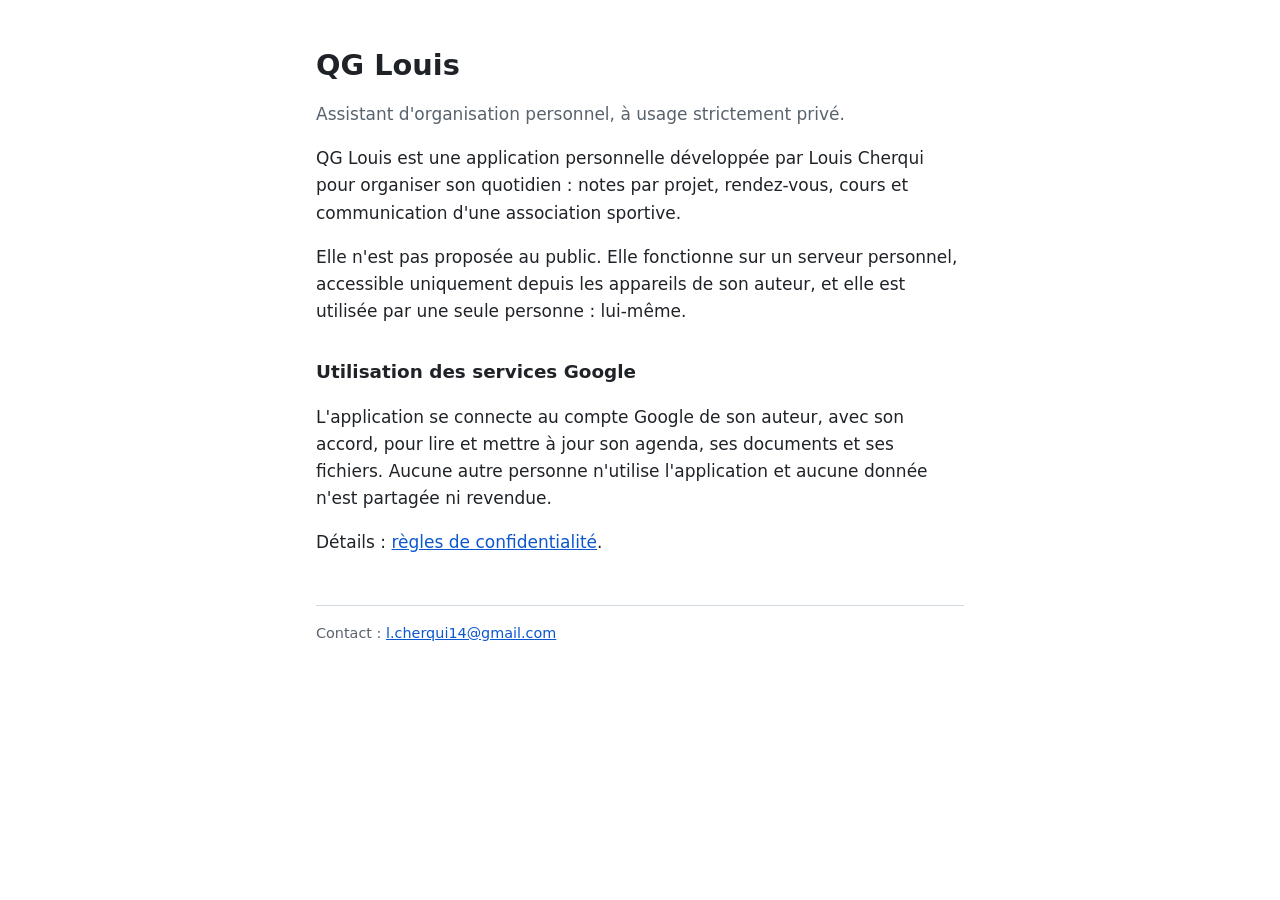
<file: index.html>
<!doctype html>
<html lang="fr">
<head>
  <meta charset="utf-8">
  <meta name="viewport" content="width=device-width, initial-scale=1">
  <title>QG Louis</title>
  <meta name="description" content="QG Louis : assistant d'organisation personnel, à usage strictement privé.">
  <link rel="stylesheet" href="style.css">
</head>
<body>
<main>
  <h1>QG Louis</h1>
  <p class="sous-titre">Assistant d'organisation personnel, à usage strictement privé.</p>

  <p>QG Louis est une application personnelle développée par Louis Cherqui pour organiser son quotidien :
  notes par projet, rendez-vous, cours et communication d'une association sportive.</p>

  <p>Elle n'est pas proposée au public. Elle fonctionne sur un serveur personnel, accessible uniquement depuis
  les appareils de son auteur, et elle est utilisée par une seule personne : lui-même.</p>

  <h2>Utilisation des services Google</h2>
  <p>L'application se connecte au compte Google de son auteur, avec son accord, pour lire et mettre à jour
  son agenda, ses documents et ses fichiers. Aucune autre personne n'utilise l'application et aucune donnée
  n'est partagée ni revendue.</p>

  <p>Détails : <a href="confidentialite.html">règles de confidentialité</a>.</p>

  <footer>Contact : <a href="mailto:l.cherqui14@gmail.com">l.cherqui14@gmail.com</a></footer>
</main>
</body>
</html>
</file>
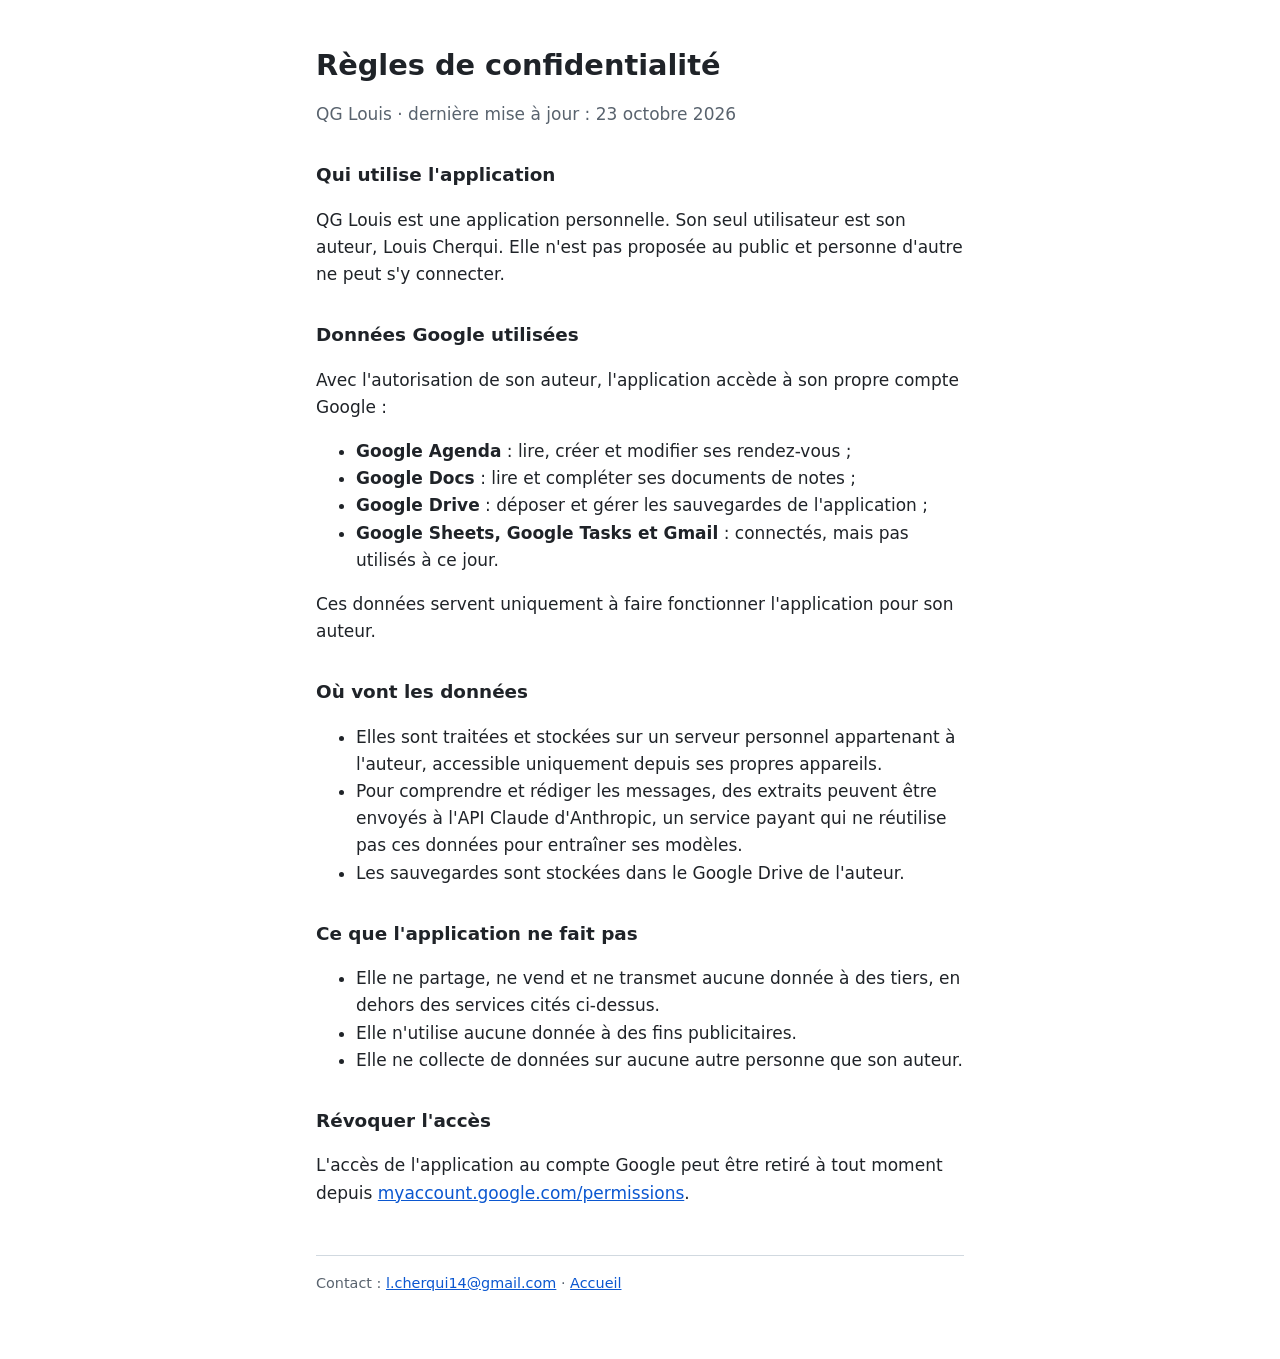
<file: confidentialite.html>
<!doctype html>
<html lang="fr">
<head>
  <meta charset="utf-8">
  <meta name="viewport" content="width=device-width, initial-scale=1">
  <title>Confidentialité – QG Louis</title>
  <meta name="description" content="Règles de confidentialité de QG Louis, application personnelle à usage privé.">
  <link rel="stylesheet" href="style.css">
</head>
<body>
<main>
  <h1>Règles de confidentialité</h1>
  <p class="sous-titre">QG Louis · dernière mise à jour : 23 octobre 2026</p>

  <h2>Qui utilise l'application</h2>
  <p>QG Louis est une application personnelle. Son seul utilisateur est son auteur, Louis Cherqui.
  Elle n'est pas proposée au public et personne d'autre ne peut s'y connecter.</p>

  <h2>Données Google utilisées</h2>
  <p>Avec l'autorisation de son auteur, l'application accède à son propre compte Google :</p>
  <ul>
    <li><strong>Google Agenda</strong> : lire, créer et modifier ses rendez-vous ;</li>
    <li><strong>Google Docs</strong> : lire et compléter ses documents de notes ;</li>
    <li><strong>Google Drive</strong> : déposer et gérer les sauvegardes de l'application ;</li>
    <li><strong>Google Sheets, Google Tasks et Gmail</strong> : connectés, mais pas utilisés à ce jour.</li>
  </ul>
  <p>Ces données servent uniquement à faire fonctionner l'application pour son auteur.</p>

  <h2>Où vont les données</h2>
  <ul>
    <li>Elles sont traitées et stockées sur un serveur personnel appartenant à l'auteur, accessible uniquement
    depuis ses propres appareils.</li>
    <li>Pour comprendre et rédiger les messages, des extraits peuvent être envoyés à l'API Claude d'Anthropic,
    un service payant qui ne réutilise pas ces données pour entraîner ses modèles.</li>
    <li>Les sauvegardes sont stockées dans le Google Drive de l'auteur.</li>
  </ul>

  <h2>Ce que l'application ne fait pas</h2>
  <ul>
    <li>Elle ne partage, ne vend et ne transmet aucune donnée à des tiers, en dehors des services cités ci-dessus.</li>
    <li>Elle n'utilise aucune donnée à des fins publicitaires.</li>
    <li>Elle ne collecte de données sur aucune autre personne que son auteur.</li>
  </ul>

  <h2>Révoquer l'accès</h2>
  <p>L'accès de l'application au compte Google peut être retiré à tout moment depuis
  <a href="https://myaccount.google.com/permissions">myaccount.google.com/permissions</a>.</p>

  <footer>Contact : <a href="mailto:l.cherqui14@gmail.com">l.cherqui14@gmail.com</a> ·
  <a href="index.html">Accueil</a></footer>
</main>
</body>
</html>
</file>
<file: style.css>
:root { --fond: #ffffff; --texte: #1f2328; --doux: #59636e; --lien: #0b57d0; --trait: #d1d9e0; }
@media (prefers-color-scheme: dark) {
  :root { --fond: #0d1117; --texte: #e6edf3; --doux: #9198a1; --lien: #79b8ff; --trait: #30363d; }
}
* { box-sizing: border-box; }
body { margin: 0; background: var(--fond); color: var(--texte);
  font: 17px/1.6 system-ui, -apple-system, "Segoe UI", Roboto, sans-serif; }
main { max-width: 680px; margin: 0 auto; padding: 48px 16px 64px; }
h1 { font-size: 1.8rem; line-height: 1.25; margin: 0 0 8px; }
h2 { font-size: 1.15rem; margin: 32px 0 8px; }
p, li { color: var(--texte); }
.sous-titre, footer { color: var(--doux); }
a { color: var(--lien); }
footer { margin-top: 48px; padding-top: 16px; border-top: 1px solid var(--trait); font-size: 0.9rem; }
</file>
